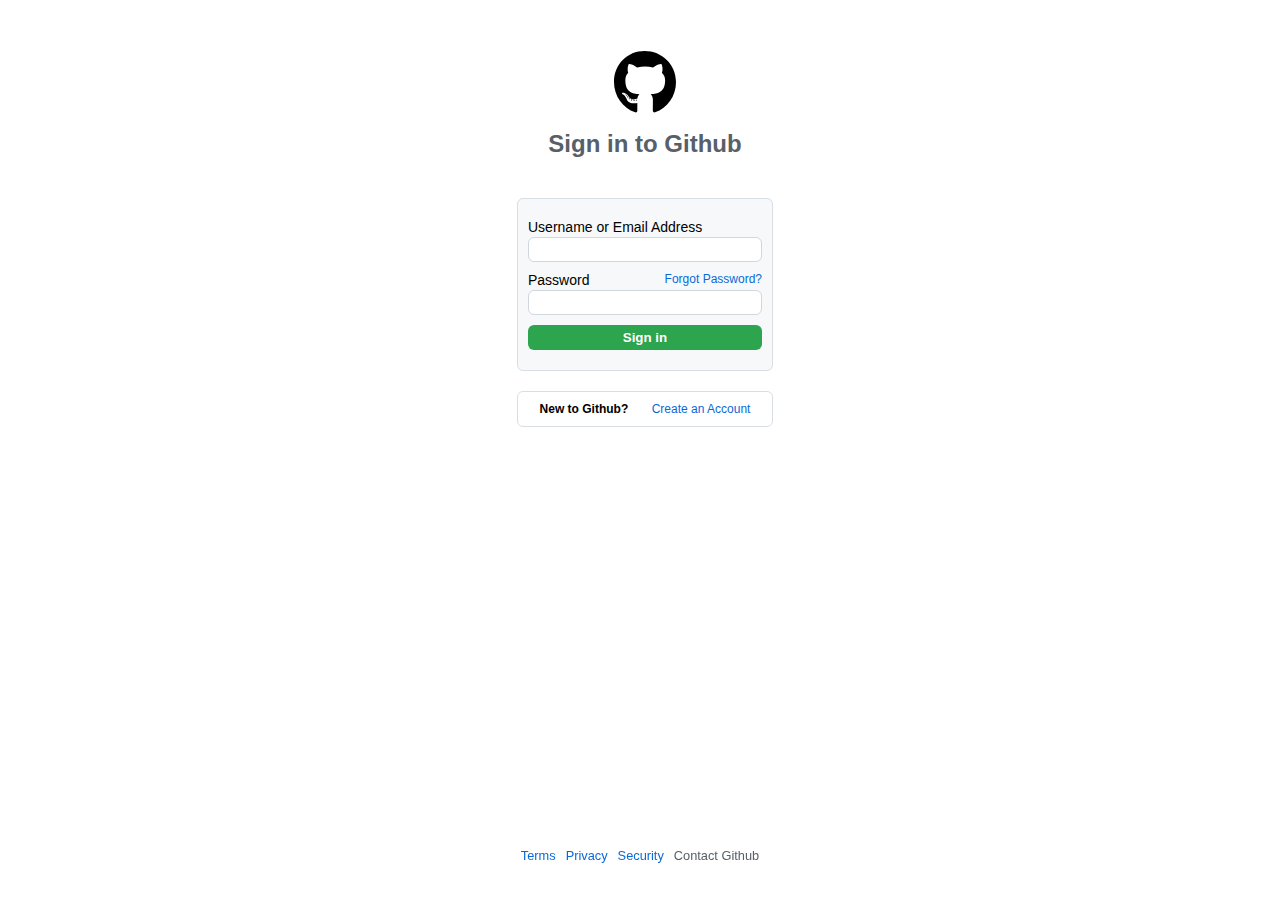
<file: index.html>
<!DOCTYPE html>
<html lang="en">
<head>
    <meta charset="UTF-8">
    <meta http-equiv="X-UA-Compatible" content="IE=edge">
    <meta name="viewport" content="width=device-width, initial-scale=1.0">
    <title>Github Login Page</title>
    <link rel="stylesheet" href="index.css">
</head>
<body>
    <header>
        <div class="logo">
            <img src="github.svg" alt="">
            <h2 class="color">Sign in to Github</h2>
        </div>
    </header>
    <section>
        <div class="Login">
            <form action="/" method="post">
                <div class="username">
                    <label for="Username" class="title">Username or Email Address</label><br>
                    <input type="email" name="" id="email">
                </div>
                <div class="Password">
                    <label for="Password" class="title">Password</label>
                    <a href="" class="title">Forgot Password?</a><br>
                    <input type="Password">
                </div>
                <div class="btn">
                    <button type="submit" class="submit">Sign in</button>
                </div>
            </form>
        </div>
        <div class="registration">
            <h4>New to Github?</h4>
            <a href="">Create an Account</a>
        </div>
    </section>
    <footer>
        <div class="navbar">
            <ul>
                <li><a href="">Terms</a></li>
                <li><a href="">Privacy</a></li>
                <li><a href="">Security</a></li>
                <li><a href="" class="color">Contact Github</a></li>
            </ul>
        </div>
    </footer>
</body>
</html>
</file>
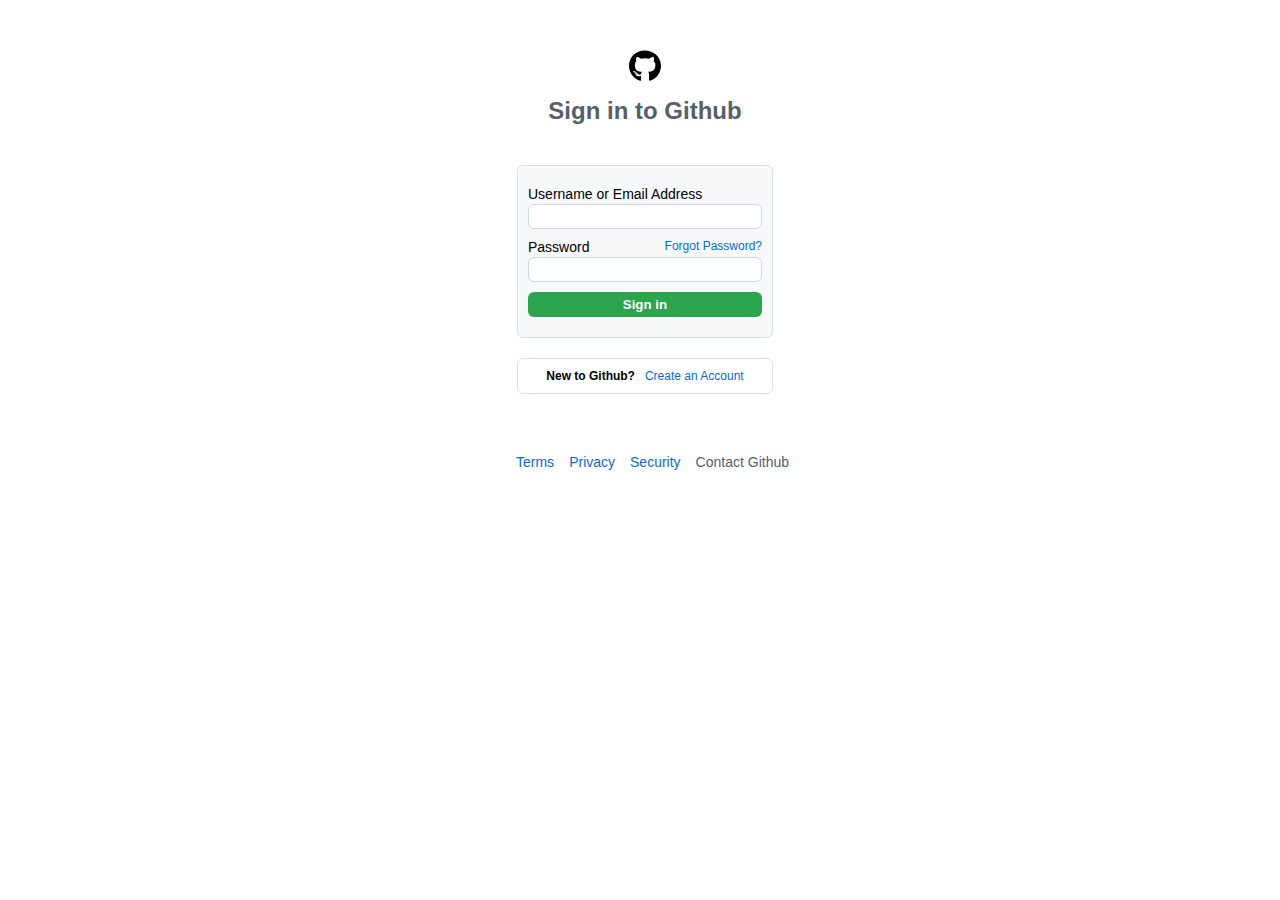
<file: Lab03.html>
<!DOCTYPE html>
<html lang="en">
<head>
    <meta charset="UTF-8">
    <meta http-equiv="X-UA-Compatible" content="IE=edge">
    <meta name="viewport" content="width=device-width, initial-scale=1.0">
    <title>Github Login Page</title>
    <link rel="stylesheet" href="Lab03.css">
</head>
<body>
    <header>
        <div class="logo">
            <img src="github.svg" alt="">
            <h2 class="color">Sign in to Github</h2>
        </div>
    </header>
    <section>
        <div class="Login">
            <form action="/" method="post">
                <div class="username">
                    <label for="Username" class="title">Username or Email Address</label><br>
                    <input type="email" name="" id="email">
                </div>
                <div class="Password">
                    <label for="Password" class="title">Password</label>
                    <a href="" class="title">Forgot Password?</a><br>
                    <input type="Password">
                </div>
                <div class="btn">
                    <button type="submit" class="submit">Sign in</button>
                </div>
            </form>
        </div>
        <div class="registration">
            <h4>New to Github?</h4>
            <a href="">Create an Account</a>
        </div>
    </section>
    <footer>
        <div class="navbar">
            <ul>
                <li><a href="">Terms</a></li>
                <li><a href="">Privacy</a></li>
                <li><a href="">Security</a></li>
                <li><a href="" class="color">Contact Github</a></li>
            </ul>
        </div>
    </footer>
</body>
</html>
</file>
<file: index.css>
*{
    margin: 0;
    padding: 0;
    text-decoration: none;
    list-style: none;
    font-family: -apple-system,BlinkMacSystemFont,"Segoe UI",Helvetica,Arial,sans-serif,"Apple Color Emoji","Segoe UI Emoji";
    box-sizing: border-box;
}
a{
    color: #0969da;
}

.logo{
    margin: 50px 10px 10px 20px;
    display: flex;
    flex-direction: column;
    justify-content: center;
    align-items: center;
}
img{
    margin-bottom: 15px;
    width: 5%;
    height: 2.5%
}
section{
    display: flex;
    flex-direction: column;
    align-items: center;
}
.Login{
    margin: 30px 10px 10px 20px;
    padding: 20px 10px 10px 10px;
    background-color: #f6f8fa;
    border: 1px solid #d8dee4;
    display: flex;
    flex-wrap: nowrap;
    flex-direction: column;
    width: 20%;
    justify-content: center;
    border-radius: 6px;
}
.Login div{
    padding-bottom: 10px;
}
.title{
    font-size: 14px;
    float: left;
}
.Password a{
    font-size: 12px;
    float: right;
}
input{
    height: 25px;
    border:1px solid#d0d7de;
    border-radius: 6px;
    width: 100%;
}
.submit{
    border: none;
    background:#2da44e;
    text-align: center;
    width: 100%;
    border-radius: 6px;
    padding: 5px;
    color: white;
    font-weight: bold;
}

.registration{
    padding: 10px;
    margin: 10px 10px 10px 20px;
    border: 1px solid #d8dee4;
    font-size: 12px;
    display: flex;
    justify-content: center;
    width: 20%;
    border-radius: 6px;
    gap: 10%;
}
.navbar{
    position: fixed;
    bottom: 30px;
    left: 50%;
    transform: translate(-50%,-50%);
    display: flex;
    justify-content: center;
    align-items: center;
}
.navbar ul{
    display: flex;
    gap: 10px;
    justify-content: center;
    align-items: center;
}
.navbar ul li{
    font-size: .8rem;
}
.color{
    color: #57606a;
}
</file>
<file: Lab03.css>
*{
    margin: 0;
    padding: 0;
    text-decoration: none;
    list-style: none;
    font-family: -apple-system,BlinkMacSystemFont,"Segoe UI",Helvetica,Arial,sans-serif,"Apple Color Emoji","Segoe UI Emoji";
    box-sizing: border-box;
}
a{
    color: #0969da;
}
.logo{
    margin: 50px 10px 10px 20px;
    display: flex;
    flex-direction: column;
    justify-content: center;
    align-items: center;
}
img{
    margin-bottom: 15px;
    width: 2.5%;
    height: 2.5%
}
section{
    display: flex;
    flex-direction: column;
    align-items: center;
}
.Login{
    margin: 30px 10px 10px 20px;
    padding: 20px 10px 10px 10px;
    background-color: #f6f8fa;
    border: 1px solid #d8dee4;
    display: flex;
    flex-direction: column;
    width: 20%;
    justify-content: center;
    border-radius: 6px;
}
.Login div{
    padding-bottom: 10px;
}
.title{
    font-size: 14px;
    float: left;
}
.Password a{
    font-size: 12px;
    float: right;
}
input{
    height: 25px;
    border:1px solid#d0d7de;
    border-radius: 6px;
    width: 100%;
}
.submit{
    border: none;
    background:#2da44e;
    text-align: center;
    width: 100%;
    border-radius: 6px;
    padding: 5px;
    color: white;
    font-weight: bold;
}

.registration{
    padding: 10px;
    margin: 10px 10px 10px 20px;
    border: 1px solid #d8dee4;
    font-size: 12px;
    display: flex;
    justify-content: center;
    width: 20%;
    border-radius: 6px;
}
.registration a{
    padding-left: 10px;
}
.navbar{
    margin: 50px 10px 10px 20px;
    display: flex;
    justify-content: center;
    align-items: center;
}
.navbar ul{
    display: flex;
    justify-content: space-between;
}
.navbar ul li{
    font-size: 14px;
    margin-left: 15px;
}
.color{
    color: #57606a;
}
</file>
